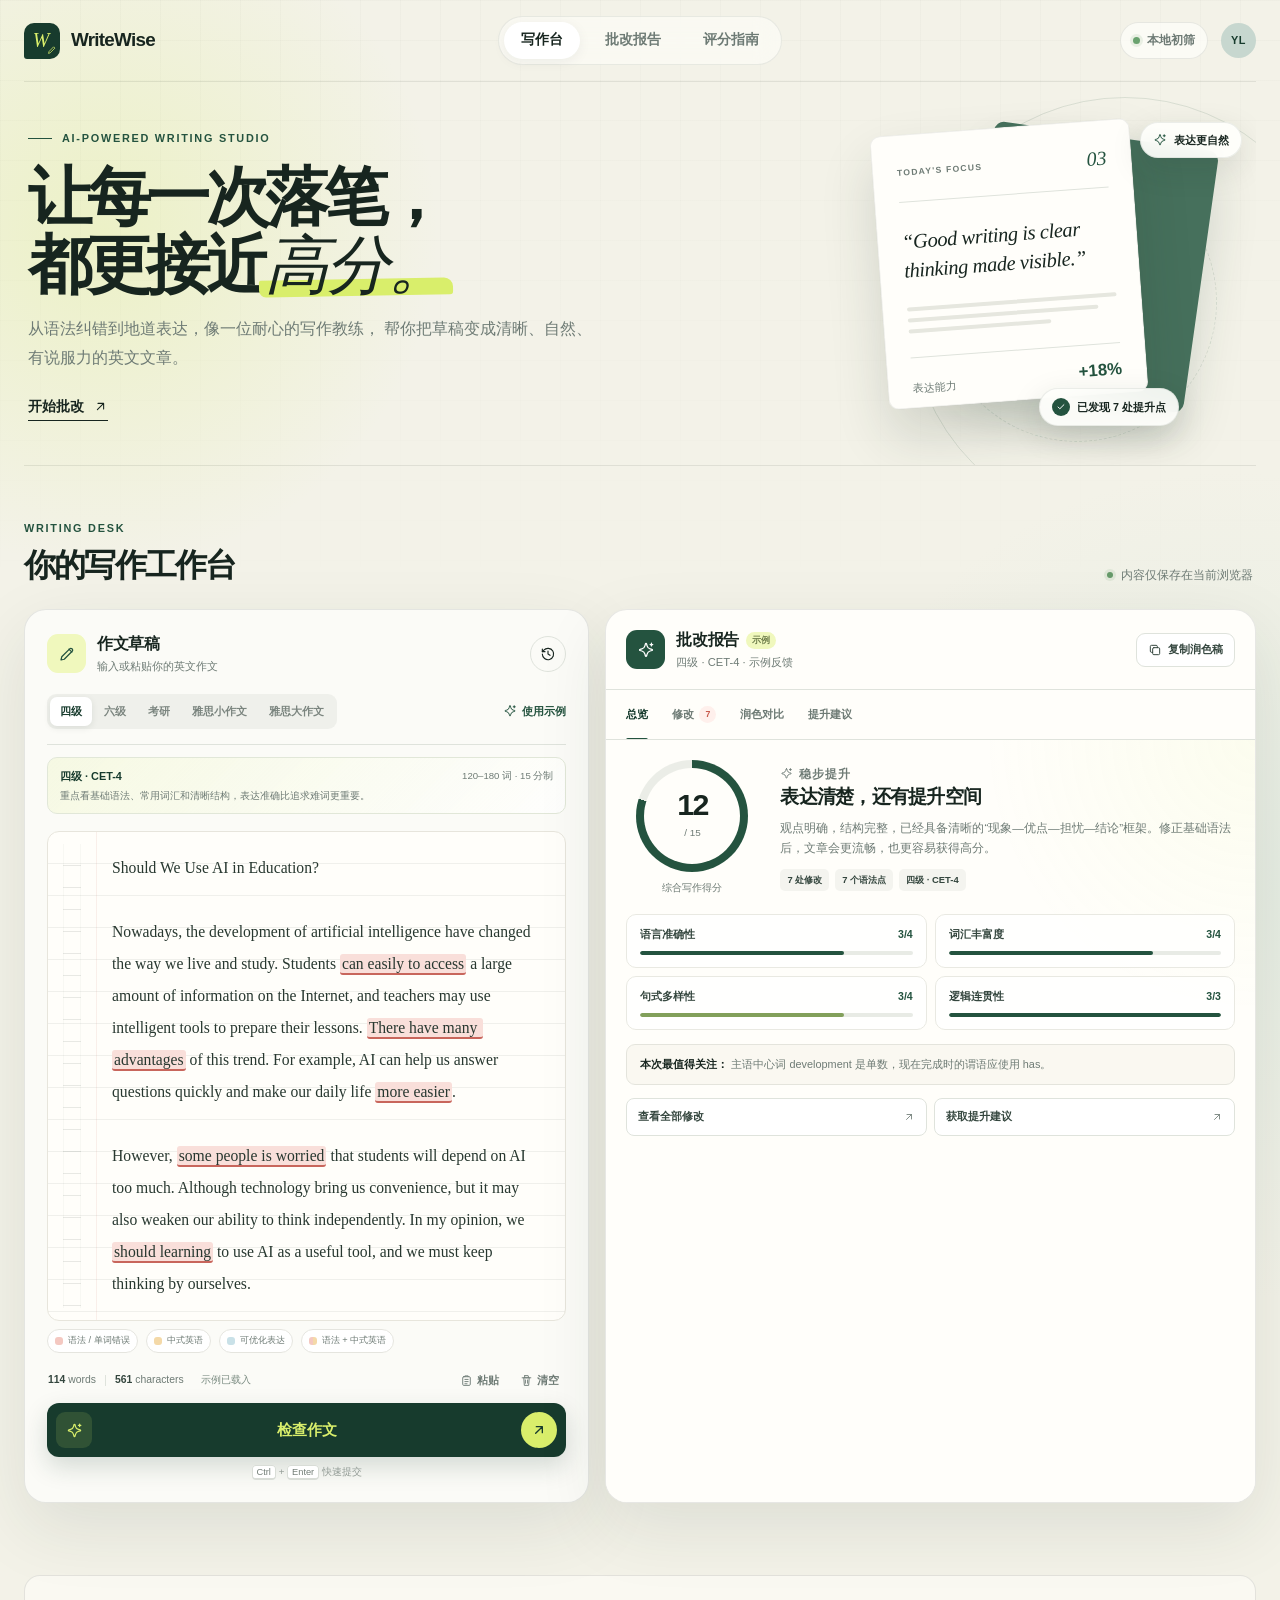
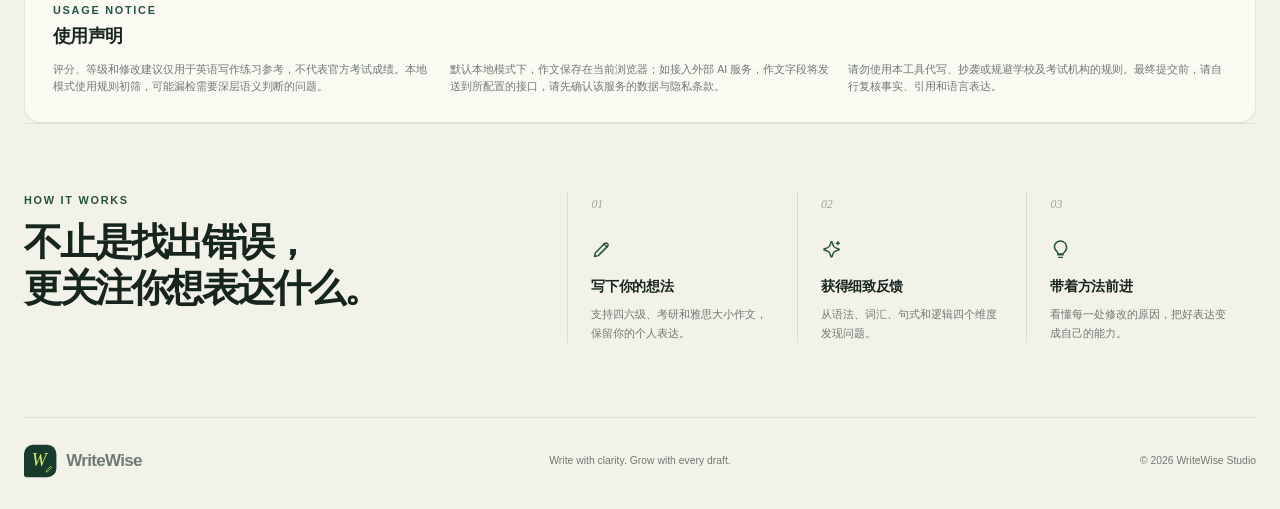
<file: docs/index.html>
<!doctype html>
<html lang="zh-CN">
  <head>
    <meta charset="UTF-8" />
    <meta name="viewport" content="width=device-width, initial-scale=1.0" />
    <meta
      name="description"
      content="WriteWise AI 英语作文批改与润色工作台，帮助你把草稿变成更清晰、更自然的英文表达。"
    />
    <title>WriteWise · AI 英语作文批改</title>
    <link rel="stylesheet" href="styles.css?v=20261127-1" />
  </head>
  <body>
    <svg class="svg-sprite" aria-hidden="true">
      <symbol id="icon-sparkles" viewBox="0 0 24 24">
        <path d="M12 3.25c.36 0 .67.25.76.6l.68 2.55a5.7 5.7 0 0 0 4.06 4.06l2.55.68a.78.78 0 0 1 0 1.52l-2.55.68a5.7 5.7 0 0 0-4.06 4.06l-.68 2.55a.78.78 0 0 1-1.52 0l-.68-2.55a5.7 5.7 0 0 0-4.06-4.07l-2.55-.67a.78.78 0 0 1 0-1.52l2.55-.68A5.7 5.7 0 0 0 10.55 6.4l.68-2.55c.1-.35.41-.6.77-.6Z" />
        <path d="M19.25 3v3.5M21 4.75h-3.5" />
      </symbol>
      <symbol id="icon-arrow-up-right" viewBox="0 0 24 24">
        <path d="M7 17 17 7M8 7h9v9" />
      </symbol>
      <symbol id="icon-pen" viewBox="0 0 24 24">
        <path d="m14.5 5.5 4 4M4 20l4.3-1 10.6-10.6a2.1 2.1 0 0 0 0-3l-.3-.3a2.1 2.1 0 0 0-3 0L5 15.7 4 20Z" />
      </symbol>
      <symbol id="icon-clipboard" viewBox="0 0 24 24">
        <rect x="5" y="5" width="14" height="16" rx="2" />
        <path d="M9 5V3.5h6V5M9 10h6M9 14h6M9 18h4" />
      </symbol>
      <symbol id="icon-trash" viewBox="0 0 24 24">
        <path d="M4 7h16M9 3h6l1 4H8l1-4ZM7 7l1 14h8l1-14M10 11v6M14 11v6" />
      </symbol>
      <symbol id="icon-copy" viewBox="0 0 24 24">
        <rect x="8" y="8" width="12" height="12" rx="2" />
        <path d="M16 8V6a2 2 0 0 0-2-2H6a2 2 0 0 0-2 2v8a2 2 0 0 0 2 2h2" />
      </symbol>
      <symbol id="icon-check" viewBox="0 0 24 24">
        <path d="m5 12 4.2 4.2L19 6.5" />
      </symbol>
      <symbol id="icon-alert" viewBox="0 0 24 24">
        <path d="M10.3 4.1 2.8 17a2 2 0 0 0 1.7 3h15a2 2 0 0 0 1.7-3L13.7 4.1a2 2 0 0 0-3.4 0Z" />
        <path d="M12 9v4M12 17.2v.1" />
      </symbol>
      <symbol id="icon-bulb" viewBox="0 0 24 24">
        <path d="M9 18h6M10 21h4" />
        <path d="M8.2 14.5A7 7 0 0 1 5 9a7 7 0 1 1 11.8 5.5c-1 .9-1.7 1.8-1.8 2.5H9c-.1-.7-.3-1.5-.8-2.5Z" />
      </symbol>
      <symbol id="icon-chevron" viewBox="0 0 24 24">
        <path d="m8 10 4 4 4-4" />
      </symbol>
      <symbol id="icon-history" viewBox="0 0 24 24">
        <path d="M3.5 12a8.5 8.5 0 1 0 2.2-5.7L3.5 8.5" />
        <path d="M3.5 4.5v4h4M12 7.5V12l3 2" />
      </symbol>
    </svg>

    <div class="site-shell">
      <header class="site-header">
        <a class="brand" href="#top" aria-label="WriteWise 首页">
          <span class="brand-mark">
            <span>W</span>
            <svg viewBox="0 0 18 18" aria-hidden="true">
              <path d="M13.8 2.2 15.8 4.2 6.2 13.8 3 14.8l1-3.2z" />
            </svg>
          </span>
          <span class="brand-word">WriteWise</span>
        </a>

        <nav class="main-nav" aria-label="主导航">
          <a class="active" href="#studio">写作台</a>
          <a href="#report">批改报告</a>
          <a href="#guide">评分指南</a>
        </nav>

        <div class="header-actions">
          <span class="mode-pill">
            <span class="status-dot"></span>
            本地初筛
          </span>
          <button class="avatar-button" type="button" aria-label="打开个人菜单">
            <span>YL</span>
          </button>
        </div>
      </header>

      <main id="top">
        <section class="hero" aria-labelledby="hero-title">
          <div class="hero-copy">
            <p class="eyebrow">
              <span class="eyebrow-line"></span>
              AI-POWERED WRITING STUDIO
            </p>
            <h1 id="hero-title">
              让每一次落笔，<br />
              都更接近<span>高分。</span>
            </h1>
            <p class="hero-description">
              从语法纠错到地道表达，像一位耐心的写作教练，
              帮你把草稿变成清晰、自然、有说服力的英文文章。
            </p>
            <a class="text-link" href="#studio">
              开始批改
              <svg aria-hidden="true"><use href="#icon-arrow-up-right"></use></svg>
            </a>
          </div>

          <div class="hero-visual" aria-label="写作能力提升示例">
            <div class="hero-orbit hero-orbit-one"></div>
            <div class="hero-orbit hero-orbit-two"></div>
            <div class="paper-card paper-card-back">
              <span>02</span>
              <p>Clear ideas.<br />Stronger voice.</p>
            </div>
            <div class="paper-card paper-card-main">
              <div class="paper-top">
                <span class="paper-label">TODAY'S FOCUS</span>
                <span class="paper-number">03</span>
              </div>
              <p class="paper-quote">“Good writing is clear thinking made visible.”</p>
              <div class="paper-lines">
                <span></span><span></span><span></span>
              </div>
              <div class="paper-score">
                <span>表达能力</span>
                <strong>+18%</strong>
              </div>
            </div>
            <span class="floating-badge floating-badge-top">
              <svg aria-hidden="true"><use href="#icon-sparkles"></use></svg>
              表达更自然
            </span>
            <span class="floating-badge floating-badge-bottom">
              <span class="badge-check"><svg aria-hidden="true"><use href="#icon-check"></use></svg></span>
              已发现 7 处提升点
            </span>
          </div>
        </section>

        <section class="studio" id="studio" aria-label="英语作文批改工作台">
          <div class="studio-heading">
            <div>
              <p class="section-kicker">WRITING DESK</p>
              <h2>你的写作工作台</h2>
            </div>
            <p class="studio-note">
              <span class="live-dot"></span>
              内容仅保存在当前浏览器
            </p>
          </div>

          <div class="workspace">
            <article class="editor-panel">
              <header class="panel-header">
                <div class="panel-title">
                  <span class="panel-icon editor-icon">
                    <svg aria-hidden="true"><use href="#icon-pen"></use></svg>
                  </span>
                  <div>
                    <h3>作文草稿</h3>
                    <p>输入或粘贴你的英文作文</p>
                  </div>
                </div>
                <button class="icon-button" type="button" id="history-button" aria-label="查看批改历史" title="最近批改">
                  <svg aria-hidden="true"><use href="#icon-history"></use></svg>
                </button>
              </header>

              <div class="editor-toolbar">
                <div class="level-picker" role="group" aria-label="选择作文类型">
                  <button class="level-chip active" type="button" data-level="四级">四级</button>
                  <button class="level-chip" type="button" data-level="六级">六级</button>
                  <button class="level-chip" type="button" data-level="考研">考研</button>
                  <button class="level-chip" type="button" data-level="雅思小作文">雅思小作文</button>
                  <button class="level-chip" type="button" data-level="雅思大作文">雅思大作文</button>
                </div>
                <button class="sample-button" type="button" id="sample-button">
                  <svg aria-hidden="true"><use href="#icon-sparkles"></use></svg>
                  使用示例
                </button>
              </div>

              <div class="standard-note" id="standard-note">
                <div class="standard-note-head">
                  <strong id="standard-name">四级 · CET-4</strong>
                  <span id="standard-meta">120–180 词 · 15 分制</span>
                </div>
                <p id="standard-focus">重点看基础语法、常用词汇和清晰结构，表达准确比追求难词更重要。</p>
              </div>

              <div class="editor-paper">
                <span class="sr-only" id="essay-label">输入英语作文</span>
                <div
                  id="essay-input"
                  contenteditable="true"
                  role="textbox"
                  aria-multiline="true"
                  aria-labelledby="essay-label"
                  spellcheck="true"
                  data-placeholder="Start writing here... Paste your English essay and let WriteWise help you refine it."
                ></div>
                <div class="paper-margin" aria-hidden="true"></div>
              </div>

              <div class="inline-correction" id="inline-correction" hidden>
                <div class="inline-correction-copy">
                  <span class="inline-correction-label" id="inline-correction-label">语法错误</span>
                  <strong id="inline-correction-diff"></strong>
                  <p id="inline-correction-reason"></p>
                </div>
                <div class="inline-correction-actions">
                  <button type="button" id="apply-correction-button">采用修改</button>
                  <button type="button" id="close-correction-button">暂不修改</button>
                </div>
              </div>
              <div class="editor-annotation-legend annotation-legend" id="editor-annotation-legend" hidden>
                <span><i class="legend-dot legend-grammar"></i>语法 / 单词错误</span>
                <span><i class="legend-dot legend-chinglish"></i>中式英语</span>
                <span><i class="legend-dot legend-improve"></i>可优化表达</span>
                <span><i class="legend-dot legend-both"></i>语法 + 中式英语</span>
              </div>

              <div class="editor-footer">
                <div class="editor-stats" aria-live="polite">
                  <span><strong id="word-count">0</strong> words</span>
                  <span class="stat-divider"></span>
                  <span><strong id="char-count">0</strong> characters</span>
                  <span class="saved-state" id="saved-state">示例已载入</span>
                </div>
                <div class="editor-tools">
                  <button class="text-button" type="button" id="paste-button">
                    <svg aria-hidden="true"><use href="#icon-clipboard"></use></svg>
                    粘贴
                  </button>
                  <button class="text-button danger" type="button" id="clear-button">
                    <svg aria-hidden="true"><use href="#icon-trash"></use></svg>
                    清空
                  </button>
                </div>
              </div>

              <button class="correct-button" type="button" id="correct-button">
                <span class="button-spark">
                  <svg aria-hidden="true"><use href="#icon-sparkles"></use></svg>
                </span>
                <span id="correct-button-label">检查作文</span>
                <span class="button-arrow">
                  <svg aria-hidden="true"><use href="#icon-arrow-up-right"></use></svg>
                </span>
              </button>
              <p class="keyboard-hint"><kbd>Ctrl</kbd> + <kbd>Enter</kbd> 快速提交</p>
            </article>

            <article class="report-panel" id="report">
              <header class="report-header">
                <div class="panel-title">
                  <span class="panel-icon report-icon">
                    <svg aria-hidden="true"><use href="#icon-sparkles"></use></svg>
                  </span>
                  <div>
                    <div class="report-title-line">
                      <h3>批改报告</h3>
                      <span class="report-status">示例</span>
                    </div>
                    <p id="report-subtitle">基于当前草稿生成的即时反馈</p>
                  </div>
                </div>
                <button class="export-button" type="button" id="copy-report-button" aria-label="复制润色后的作文">
                  <svg aria-hidden="true"><use href="#icon-copy"></use></svg>
                  <span>复制润色稿</span>
                </button>
              </header>

              <div class="report-tabs" role="tablist" aria-label="批改报告内容">
                <button class="report-tab active" type="button" role="tab" aria-selected="true" data-tab="overview">
                  总览
                </button>
                <button class="report-tab" type="button" role="tab" aria-selected="false" data-tab="edits">
                  修改
                  <span id="edit-count-badge">7</span>
                </button>
                <button class="report-tab" type="button" role="tab" aria-selected="false" data-tab="compare">
                  润色对比
                </button>
                <button class="report-tab" type="button" role="tab" aria-selected="false" data-tab="tips">
                  提升建议
                </button>
              </div>

              <div class="report-body" id="report-body" aria-live="polite"></div>

              <div class="report-loading" id="report-loading" hidden>
                <div class="loading-mark">
                  <span></span><span></span><span></span>
                </div>
                <h4>正在阅读你的文章</h4>
                <p id="loading-copy">分析语法与表达…</p>
                <div class="loading-track"><span></span></div>
              </div>
            </article>
          </div>
        </section>

        <aside class="usage-notice" aria-labelledby="usage-notice-title">
          <p class="section-kicker">USAGE NOTICE</p>
          <h2 id="usage-notice-title">使用声明</h2>
          <div class="usage-notice-grid">
            <p>评分、等级和修改建议仅用于英语写作练习参考，不代表官方考试成绩。本地模式使用规则初筛，可能漏检需要深层语义判断的问题。</p>
            <p>默认本地模式下，作文保存在当前浏览器；如接入外部 AI 服务，作文字段将发送到所配置的接口，请先确认该服务的数据与隐私条款。</p>
            <p>请勿使用本工具代写、抄袭或规避学校及考试机构的规则。最终提交前，请自行复核事实、引用和语言表达。</p>
          </div>
        </aside>

        <section class="guide-section" id="guide" aria-labelledby="guide-title">
          <div class="guide-intro">
            <p class="section-kicker">HOW IT WORKS</p>
            <h2 id="guide-title">不止是找出错误，<br />更关注你想表达什么。</h2>
          </div>
          <div class="guide-steps">
            <article>
              <span>01</span>
              <svg aria-hidden="true"><use href="#icon-pen"></use></svg>
              <h3>写下你的想法</h3>
              <p>支持四六级、考研和雅思大小作文，保留你的个人表达。</p>
            </article>
            <article>
              <span>02</span>
              <svg aria-hidden="true"><use href="#icon-sparkles"></use></svg>
              <h3>获得细致反馈</h3>
              <p>从语法、词汇、句式和逻辑四个维度发现问题。</p>
            </article>
            <article>
              <span>03</span>
              <svg aria-hidden="true"><use href="#icon-bulb"></use></svg>
              <h3>带着方法前进</h3>
              <p>看懂每一处修改的原因，把好表达变成自己的能力。</p>
            </article>
          </div>
        </section>
      </main>

      <footer class="site-footer">
        <a class="brand footer-brand" href="#top">
          <span class="brand-mark">
            <span>W</span>
            <svg viewBox="0 0 18 18" aria-hidden="true">
              <path d="M13.8 2.2 15.8 4.2 6.2 13.8 3 14.8l1-3.2z" />
            </svg>
          </span>
          <span class="brand-word">WriteWise</span>
        </a>
        <p>Write with clarity. Grow with every draft.</p>
        <p class="footer-copy">© 2026 WriteWise Studio</p>
      </footer>
    </div>

    <div class="toast" id="toast" role="status" aria-live="polite"></div>

    <script src="app.js?v=20261127-1"></script>
  </body>
</html>
</file>
<file: docs/styles.css>
:root {
  --ink: #17251f;
  --ink-soft: #34463e;
  --muted: #6e7b75;
  --muted-light: #97a19c;
  --green: #24533f;
  --green-deep: #173b2d;
  --green-soft: #e3eee7;
  --lime: #d9ee6b;
  --lime-light: #f0f8bd;
  --cream: #f3f2e8;
  --paper: #fffefa;
  --paper-warm: #faf8f1;
  --line: #dfe3dc;
  --line-dark: rgba(23, 37, 31, 0.12);
  --orange: #eaa761;
  --orange-soft: #fff1df;
  --red: #c85b4d;
  --red-soft: #fff0ec;
  --blue: #507a95;
  --blue-soft: #eef5f8;
  --shadow-soft: 0 16px 45px rgba(38, 52, 43, 0.07);
  --shadow-card: 0 24px 70px rgba(30, 46, 37, 0.1);
  --font-ui: "Aptos", "Segoe UI Variable Text", "Segoe UI", "Microsoft YaHei", sans-serif;
  --font-heading: "Aptos Display", "Segoe UI Variable Display", "Segoe UI", "Microsoft YaHei", sans-serif;
  --font-serif: Georgia, "Times New Roman", serif;
}

* {
  box-sizing: border-box;
}

html {
  scroll-behavior: smooth;
}

body {
  margin: 0;
  color: var(--ink);
  background:
    radial-gradient(circle at 8% 11%, rgba(217, 238, 107, 0.27), transparent 21rem),
    radial-gradient(circle at 96% 42%, rgba(190, 219, 207, 0.26), transparent 26rem),
    var(--cream);
  font-family: var(--font-ui);
  font-size: 15px;
  line-height: 1.5;
  -webkit-font-smoothing: antialiased;
}

body::before {
  position: fixed;
  inset: 0;
  z-index: -1;
  background-image:
    linear-gradient(rgba(20, 40, 30, 0.018) 1px, transparent 1px),
    linear-gradient(90deg, rgba(20, 40, 30, 0.018) 1px, transparent 1px);
  background-size: 40px 40px;
  content: "";
  mask-image: linear-gradient(to bottom, black, transparent 70%);
  pointer-events: none;
}

button,
textarea,
input {
  font: inherit;
}

button,
a {
  -webkit-tap-highlight-color: transparent;
}

button {
  color: inherit;
}

a {
  color: inherit;
  text-decoration: none;
}

svg {
  display: block;
  width: 1.25rem;
  height: 1.25rem;
  fill: none;
  stroke: currentColor;
  stroke-linecap: round;
  stroke-linejoin: round;
  stroke-width: 1.7;
}

.svg-sprite {
  position: absolute;
  width: 0;
  height: 0;
  overflow: hidden;
}

.site-shell {
  width: min(100% - 48px, 1440px);
  margin: 0 auto;
}

.site-header {
  position: relative;
  z-index: 20;
  display: grid;
  grid-template-columns: 1fr auto 1fr;
  align-items: center;
  min-height: 82px;
  border-bottom: 1px solid rgba(23, 37, 31, 0.09);
}

.brand {
  display: inline-flex;
  align-items: center;
  justify-self: start;
  gap: 11px;
  width: fit-content;
}

.brand-mark {
  position: relative;
  display: grid;
  width: 36px;
  height: 36px;
  place-items: center;
  overflow: hidden;
  border-radius: 10px 10px 10px 3px;
  color: var(--lime);
  background: var(--green-deep);
}

.brand-mark > span {
  font-family: var(--font-serif);
  font-size: 1.25rem;
  font-style: italic;
  transform: translate(-1px, -1px);
}

.brand-mark svg {
  position: absolute;
  right: 4px;
  bottom: 4px;
  width: 9px;
  height: 9px;
  stroke: var(--lime);
  stroke-width: 1.5;
}

.brand-word {
  font-family: var(--font-heading);
  font-size: 1.18rem;
  font-weight: 800;
  letter-spacing: -0.04em;
}

.main-nav {
  display: flex;
  align-items: center;
  gap: 8px;
  padding: 5px;
  border: 1px solid rgba(23, 37, 31, 0.08);
  border-radius: 999px;
  background: rgba(255, 255, 252, 0.54);
  backdrop-filter: blur(12px);
}

.main-nav a {
  position: relative;
  padding: 8px 17px;
  border-radius: 999px;
  color: var(--muted);
  font-size: 0.86rem;
  font-weight: 600;
  transition: color 180ms ease, background 180ms ease;
}

.main-nav a:hover,
.main-nav a.active {
  color: var(--ink);
  background: white;
  box-shadow: 0 3px 13px rgba(24, 38, 31, 0.06);
}

.header-actions {
  display: flex;
  align-items: center;
  justify-self: end;
  gap: 13px;
}

.mode-pill {
  display: inline-flex;
  align-items: center;
  gap: 7px;
  padding: 8px 12px;
  border: 1px solid rgba(23, 37, 31, 0.09);
  border-radius: 999px;
  color: var(--muted);
  background: rgba(255, 255, 252, 0.65);
  font-size: 0.76rem;
  font-weight: 600;
}

.status-dot,
.live-dot {
  display: inline-block;
  width: 7px;
  height: 7px;
  border-radius: 50%;
  background: #6aa26f;
  box-shadow: 0 0 0 3px rgba(106, 162, 111, 0.13);
}

.avatar-button {
  display: grid;
  width: 35px;
  height: 35px;
  padding: 0;
  place-items: center;
  border: 0;
  border-radius: 50%;
  color: var(--green-deep);
  background: #c7d7cf;
  cursor: pointer;
  font-size: 0.68rem;
  font-weight: 800;
  letter-spacing: 0.05em;
  transition: transform 180ms ease, box-shadow 180ms ease;
}

.avatar-button:hover {
  box-shadow: 0 0 0 4px rgba(36, 83, 63, 0.09);
  transform: translateY(-1px);
}

.hero {
  position: relative;
  display: grid;
  grid-template-columns: minmax(0, 1.2fr) minmax(360px, 0.8fr);
  min-height: 360px;
  border-bottom: 1px solid rgba(23, 37, 31, 0.09);
}

.hero-copy {
  display: flex;
  flex-direction: column;
  align-items: flex-start;
  justify-content: center;
  padding: 48px 0 44px 4px;
}

.eyebrow,
.section-kicker {
  margin: 0;
  color: var(--green);
  font-family: var(--font-heading);
  font-size: 0.68rem;
  font-weight: 800;
  letter-spacing: 0.16em;
}

.eyebrow {
  display: flex;
  align-items: center;
  gap: 10px;
}

.eyebrow-line {
  width: 24px;
  height: 1px;
  background: var(--green);
}

.hero h1 {
  max-width: 780px;
  margin: 18px 0 14px;
  font-family: var(--font-heading);
  font-size: clamp(2.85rem, 5vw, 4.7rem);
  font-weight: 700;
  line-height: 1.06;
  letter-spacing: -0.075em;
}

.hero h1 span {
  position: relative;
  z-index: 0;
  display: inline-block;
  font-family: var(--font-serif);
  font-style: italic;
  font-weight: 400;
  letter-spacing: -0.04em;
}

.hero h1 span::after {
  position: absolute;
  right: -4px;
  bottom: 4px;
  left: -6px;
  z-index: -1;
  height: 17px;
  border-radius: 2px 9px 3px 7px;
  background: var(--lime);
  content: "";
  transform: rotate(-1deg);
}

.hero-description {
  max-width: 580px;
  margin: 0;
  color: var(--muted);
  font-size: 0.98rem;
  line-height: 1.85;
}

.text-link {
  display: inline-flex;
  align-items: center;
  gap: 9px;
  margin-top: 24px;
  padding-bottom: 3px;
  border-bottom: 1px solid var(--ink);
  font-size: 0.88rem;
  font-weight: 700;
}

.text-link svg {
  width: 15px;
  height: 15px;
  transition: transform 180ms ease;
}

.text-link:hover svg {
  transform: translate(2px, -2px);
}

.hero-visual {
  position: relative;
  min-height: 360px;
  overflow: hidden;
}

.hero-orbit {
  position: absolute;
  border: 1px solid rgba(36, 83, 63, 0.12);
  border-radius: 50%;
}

.hero-orbit-one {
  top: 4%;
  right: -17%;
  width: 430px;
  height: 430px;
}

.hero-orbit-two {
  top: 21%;
  right: 8%;
  width: 280px;
  height: 280px;
  border-style: dashed;
}

.paper-card {
  position: absolute;
  border-radius: 10px;
}

.paper-card-back {
  top: 53px;
  right: 54px;
  width: 226px;
  height: 264px;
  padding: 24px;
  color: rgba(255, 255, 255, 0.68);
  background: #46705c;
  box-shadow: 0 24px 50px rgba(25, 55, 41, 0.16);
  transform: rotate(8deg);
}

.paper-card-back > span {
  font-family: var(--font-serif);
  font-size: 1.5rem;
  font-style: italic;
}

.paper-card-back p {
  position: absolute;
  bottom: 23px;
  left: 24px;
  margin: 0;
  font-family: var(--font-serif);
  font-size: 1.45rem;
  font-style: italic;
  line-height: 1.3;
}

.paper-card-main {
  top: 45px;
  right: 117px;
  width: 260px;
  height: 274px;
  padding: 22px 24px;
  border: 1px solid rgba(23, 37, 31, 0.07);
  background: var(--paper);
  box-shadow: 0 28px 54px rgba(33, 49, 40, 0.16);
  transform: rotate(-4.2deg);
  animation: card-float 7s ease-in-out infinite;
}

.paper-top {
  display: flex;
  align-items: center;
  justify-content: space-between;
  padding-bottom: 14px;
  border-bottom: 1px solid var(--line);
}

.paper-label {
  color: var(--muted);
  font-family: var(--font-heading);
  font-size: 0.54rem;
  font-weight: 800;
  letter-spacing: 0.14em;
}

.paper-number {
  color: var(--green);
  font-family: var(--font-serif);
  font-size: 1.25rem;
  font-style: italic;
}

.paper-quote {
  margin: 25px 0 23px;
  font-family: var(--font-serif);
  font-size: 1.28rem;
  font-style: italic;
  line-height: 1.4;
  letter-spacing: -0.02em;
}

.paper-lines {
  display: grid;
  gap: 7px;
}

.paper-lines span {
  display: block;
  height: 4px;
  border-radius: 999px;
  background: #e6e7df;
}

.paper-lines span:nth-child(2) {
  width: 91%;
}

.paper-lines span:nth-child(3) {
  width: 68%;
}

.paper-score {
  display: flex;
  align-items: flex-end;
  justify-content: space-between;
  margin-top: 24px;
  padding-top: 13px;
  border-top: 1px solid var(--line);
  color: var(--muted);
  font-size: 0.68rem;
}

.paper-score strong {
  color: var(--green);
  font-family: var(--font-heading);
  font-size: 1.05rem;
}

.floating-badge {
  position: absolute;
  z-index: 5;
  display: flex;
  align-items: center;
  gap: 7px;
  padding: 9px 12px;
  border: 1px solid rgba(23, 37, 31, 0.08);
  border-radius: 999px;
  background: rgba(255, 255, 252, 0.92);
  box-shadow: 0 10px 32px rgba(29, 48, 37, 0.13);
  backdrop-filter: blur(10px);
  font-size: 0.67rem;
  font-weight: 700;
  animation: badge-float 5s ease-in-out infinite;
}

.floating-badge svg {
  width: 14px;
  height: 14px;
  color: var(--green);
}

.floating-badge-top {
  top: 40px;
  right: 14px;
}

.floating-badge-bottom {
  right: 77px;
  bottom: 39px;
  animation-delay: -1.8s;
}

.badge-check {
  display: grid;
  width: 18px;
  height: 18px;
  place-items: center;
  border-radius: 50%;
  color: white;
  background: var(--green);
}

.badge-check svg {
  width: 10px;
  height: 10px;
  color: white;
  stroke-width: 2.4;
}

@keyframes card-float {
  0%,
  100% {
    transform: rotate(-4.2deg) translateY(0);
  }
  50% {
    transform: rotate(-3.6deg) translateY(-6px);
  }
}

@keyframes badge-float {
  0%,
  100% {
    transform: translateY(0);
  }
  50% {
    transform: translateY(-4px);
  }
}

.studio {
  padding: 54px 0 72px;
  scroll-margin-top: 20px;
}

.studio-heading {
  display: flex;
  align-items: flex-end;
  justify-content: space-between;
  margin-bottom: 20px;
}

.studio-heading h2 {
  margin: 5px 0 0;
  font-family: var(--font-heading);
  font-size: clamp(1.65rem, 2.5vw, 2.15rem);
  letter-spacing: -0.055em;
}

.studio-note {
  display: flex;
  align-items: center;
  gap: 8px;
  margin: 0 3px 5px 0;
  color: var(--muted);
  font-size: 0.75rem;
}

.live-dot {
  width: 6px;
  height: 6px;
  background: #679a6a;
}

.workspace {
  display: grid;
  grid-template-columns: minmax(0, 0.93fr) minmax(0, 1.07fr);
  gap: 16px;
  align-items: stretch;
}

.editor-panel,
.report-panel {
  position: relative;
  min-width: 0;
  overflow: hidden;
  border: 1px solid rgba(23, 37, 31, 0.1);
  border-radius: 22px;
  box-shadow: var(--shadow-card);
}

.editor-panel {
  display: flex;
  flex-direction: column;
  padding: 22px;
  background: #fbfbf7;
}

.report-panel {
  display: flex;
  flex-direction: column;
  background: var(--paper);
}

.panel-header,
.report-header {
  display: flex;
  align-items: center;
  justify-content: space-between;
  gap: 16px;
}

.panel-title {
  display: flex;
  align-items: center;
  min-width: 0;
  gap: 11px;
}

.panel-icon {
  display: grid;
  flex: 0 0 auto;
  width: 39px;
  height: 39px;
  place-items: center;
  border-radius: 11px;
}

.panel-icon svg {
  width: 18px;
  height: 18px;
}

.editor-icon {
  color: var(--green);
  background: var(--lime-light);
}

.report-icon {
  color: #fff;
  background: var(--green);
}

.panel-title h3 {
  margin: 0;
  font-family: var(--font-heading);
  font-size: 0.98rem;
  font-weight: 800;
  letter-spacing: -0.025em;
}

.panel-title p {
  margin: 2px 0 0;
  color: var(--muted);
  font-size: 0.7rem;
}

.icon-button {
  display: grid;
  flex: 0 0 auto;
  width: 36px;
  height: 36px;
  padding: 0;
  place-items: center;
  border: 1px solid var(--line);
  border-radius: 50%;
  background: transparent;
  cursor: pointer;
  transition: background 180ms ease, transform 180ms ease;
}

.icon-button:hover {
  background: var(--paper-warm);
  transform: rotate(-10deg);
}

.icon-button svg {
  width: 16px;
  height: 16px;
}

.editor-toolbar {
  display: flex;
  align-items: center;
  justify-content: space-between;
  gap: 12px;
  margin-top: 19px;
  padding-bottom: 15px;
  border-bottom: 1px solid var(--line);
}

.level-picker {
  display: flex;
  align-items: center;
  gap: 2px;
  padding: 3px;
  border-radius: 9px;
  background: #eff0eb;
}

.level-chip {
  padding: 6px 10px;
  border: 0;
  border-radius: 7px;
  color: #7b857f;
  background: transparent;
  cursor: pointer;
  font-size: 0.7rem;
  font-weight: 600;
  transition: background 160ms ease, color 160ms ease, box-shadow 160ms ease;
}

.level-chip:hover {
  color: var(--ink);
}

.level-chip.active {
  color: var(--green-deep);
  background: white;
  box-shadow: 0 2px 7px rgba(25, 44, 34, 0.09);
}

.sample-button {
  display: inline-flex;
  align-items: center;
  gap: 5px;
  padding: 5px 0;
  border: 0;
  color: var(--green);
  background: transparent;
  cursor: pointer;
  font-size: 0.7rem;
  font-weight: 700;
}

.sample-button svg {
  width: 14px;
  height: 14px;
}

.sample-button:hover {
  color: #0e3726;
}

.standard-note {
  margin-top: 12px;
  padding: 10px 12px;
  border: 1px solid #e1e7d8;
  border-radius: 10px;
  background: linear-gradient(135deg, rgba(217, 238, 107, 0.14), rgba(255, 255, 255, 0.72));
}

.standard-note-head {
  display: flex;
  align-items: center;
  justify-content: space-between;
  gap: 10px;
}

.standard-note-head strong {
  color: var(--green-deep);
  font-size: 0.68rem;
}

.standard-note-head span {
  color: var(--muted);
  font-size: 0.6rem;
  white-space: nowrap;
}

.standard-note p {
  margin: 4px 0 0;
  color: var(--muted);
  font-size: 0.62rem;
  line-height: 1.55;
}

.editor-paper {
  position: relative;
  flex: 1;
  min-height: 315px;
  margin-top: 17px;
  overflow: hidden;
  border: 1px solid #e7e5dc;
  border-radius: 12px;
  background:
    linear-gradient(90deg, transparent 48px, rgba(197, 92, 77, 0.09) 48px, rgba(197, 92, 77, 0.09) 49px, transparent 49px),
    repeating-linear-gradient(to bottom, transparent 0, transparent 31px, rgba(41, 61, 50, 0.07) 31px, rgba(41, 61, 50, 0.07) 32px),
    var(--paper);
}

#essay-input {
  position: relative;
  z-index: 2;
  width: 100%;
  height: 100%;
  min-height: 315px;
  padding: 20px 22px 20px 64px;
  overflow-y: auto;
  overflow-x: hidden;
  resize: none;
  border: 0;
  outline: 0;
  color: #283830;
  background: transparent;
  font-family: var(--font-serif);
  font-size: 0.98rem;
  line-height: 2rem;
  caret-color: var(--green);
  white-space: pre-wrap;
  overflow-wrap: anywhere;
}

#essay-input:empty::before {
  color: #a6ada6;
  content: attr(data-placeholder);
  font-style: italic;
  pointer-events: none;
}

#essay-input mark {
  padding: 1px 2px;
  border-radius: 3px;
  color: inherit;
  box-decoration-break: clone;
  -webkit-box-decoration-break: clone;
  cursor: pointer;
}

#essay-input mark:hover,
#essay-input mark:focus,
#essay-input mark.is-active {
  outline: 2px solid rgba(36, 83, 63, 0.24);
  outline-offset: 1px;
}

.editor-paper:focus-within {
  border-color: rgba(36, 83, 63, 0.34);
  box-shadow: 0 0 0 3px rgba(36, 83, 63, 0.06);
}

.paper-margin {
  position: absolute;
  top: 12px;
  bottom: 12px;
  left: 15px;
  width: 18px;
  border-right: 1px solid rgba(23, 37, 31, 0.05);
  border-left: 1px solid rgba(23, 37, 31, 0.05);
  background: repeating-linear-gradient(to bottom, transparent 0 21px, rgba(23, 37, 31, 0.18) 21px 22px);
  opacity: 0.55;
}

.editor-footer {
  display: flex;
  align-items: center;
  justify-content: space-between;
  gap: 10px;
  min-height: 48px;
  padding: 8px 1px 2px;
}

.inline-correction {
  margin-top: 9px;
  padding: 11px 12px;
  border: 1px solid #dde2d9;
  border-radius: 10px;
  background: #f7f8f2;
  box-shadow: 0 8px 22px rgba(30, 46, 37, 0.08);
}

.inline-correction[hidden] {
  display: none;
}

.inline-correction-copy {
  display: grid;
  gap: 3px;
}

.inline-correction-label {
  width: fit-content;
  padding: 2px 6px;
  border-radius: 999px;
  color: #8e4c45;
  background: #f9dfda;
  font-size: 0.56rem;
  font-weight: 700;
}

.inline-correction-copy strong {
  color: var(--ink-soft);
  font-family: var(--font-serif);
  font-size: 0.72rem;
  font-weight: 600;
}

.inline-correction-copy p {
  margin: 0;
  color: var(--muted);
  font-size: 0.64rem;
  line-height: 1.55;
}

.inline-correction-actions {
  display: flex;
  gap: 7px;
  margin-top: 9px;
}

.inline-correction-actions button {
  padding: 6px 10px;
  border: 1px solid #d7ddd3;
  border-radius: 7px;
  background: #fff;
  cursor: pointer;
  font-size: 0.62rem;
  font-weight: 700;
}

.inline-correction-actions button:first-child {
  color: white;
  border-color: var(--green);
  background: var(--green);
}

.editor-stats,
.editor-tools {
  display: flex;
  align-items: center;
  gap: 9px;
  color: var(--muted);
  font-size: 0.65rem;
}

.editor-stats strong {
  color: var(--ink-soft);
  font-weight: 700;
}

.stat-divider {
  width: 1px;
  height: 11px;
  background: var(--line);
}

.saved-state {
  display: none;
  padding-left: 8px;
  color: #7b8c82;
}

.saved-state.visible {
  display: inline;
}

.text-button {
  display: inline-flex;
  align-items: center;
  gap: 4px;
  padding: 6px;
  border: 0;
  color: var(--muted);
  background: transparent;
  cursor: pointer;
  font-size: 0.68rem;
  font-weight: 600;
  transition: color 160ms ease;
}

.text-button:hover {
  color: var(--ink);
}

.text-button.danger:hover {
  color: var(--red);
}

.text-button svg {
  width: 13px;
  height: 13px;
}

.correct-button {
  display: grid;
  grid-template-columns: 1fr auto 1fr;
  align-items: center;
  min-height: 54px;
  margin-top: 2px;
  padding: 8px 9px;
  border: 0;
  border-radius: 12px;
  color: var(--lime);
  background: var(--green-deep);
  box-shadow: 0 10px 25px rgba(23, 59, 45, 0.17);
  cursor: pointer;
  font-weight: 700;
  transition: transform 180ms ease, box-shadow 180ms ease, background 180ms ease;
}

.correct-button:hover {
  background: #1d4938;
  box-shadow: 0 13px 32px rgba(23, 59, 45, 0.24);
  transform: translateY(-1px);
}

.correct-button:active {
  transform: translateY(0);
}

.correct-button:disabled {
  cursor: wait;
  opacity: 0.8;
}

.button-spark {
  display: grid;
  width: 36px;
  height: 36px;
  place-items: center;
  justify-self: start;
  border-radius: 9px;
  background: rgba(217, 238, 107, 0.13);
}

.button-spark svg {
  width: 17px;
  height: 17px;
}

.button-arrow {
  display: grid;
  width: 36px;
  height: 36px;
  place-items: center;
  justify-self: end;
  border-radius: 50%;
  color: var(--green-deep);
  background: var(--lime);
}

.button-arrow svg {
  width: 16px;
  height: 16px;
  stroke-width: 2;
}

.keyboard-hint {
  margin: 8px 0 0;
  color: #929b95;
  font-size: 0.61rem;
  text-align: center;
}

kbd {
  padding: 1px 4px;
  border: 1px solid #d9ddd7;
  border-bottom-width: 2px;
  border-radius: 4px;
  color: #727d76;
  background: #fff;
  font-family: inherit;
  font-size: 0.58rem;
}

.report-title-line {
  display: flex;
  align-items: center;
  gap: 7px;
}

.report-status {
  padding: 2px 6px;
  border-radius: 999px;
  color: #6d7c4a;
  background: var(--lime-light);
  font-size: 0.55rem;
  font-weight: 700;
}

.report-header {
  padding: 18px 20px;
  border-bottom: 1px solid var(--line);
}

.export-button {
  display: inline-flex;
  align-items: center;
  gap: 6px;
  padding: 8px 11px;
  border: 1px solid var(--line);
  border-radius: 9px;
  color: var(--ink-soft);
  background: #fff;
  cursor: pointer;
  font-size: 0.66rem;
  font-weight: 600;
  white-space: nowrap;
  transition: border-color 160ms ease, background 160ms ease;
}

.export-button:hover {
  border-color: #bdc6bd;
  background: var(--paper-warm);
}

.export-button svg {
  width: 14px;
  height: 14px;
}

.report-tabs {
  display: flex;
  align-items: center;
  gap: 24px;
  padding: 0 20px;
  border-bottom: 1px solid var(--line);
  overflow-x: auto;
  scrollbar-width: none;
}

.report-tabs::-webkit-scrollbar {
  display: none;
}

.report-tab {
  position: relative;
  display: inline-flex;
  align-items: center;
  gap: 5px;
  min-height: 49px;
  padding: 0;
  border: 0;
  color: var(--muted);
  background: transparent;
  cursor: pointer;
  font-size: 0.71rem;
  font-weight: 600;
  white-space: nowrap;
}

.report-tab::after {
  position: absolute;
  right: 0;
  bottom: -1px;
  left: 0;
  height: 2px;
  border-radius: 99px 99px 0 0;
  background: var(--green);
  content: "";
  opacity: 0;
  transform: scaleX(0.2);
  transition: opacity 180ms ease, transform 180ms ease;
}

.report-tab.active {
  color: var(--green-deep);
}

.report-tab.active::after {
  opacity: 1;
  transform: scaleX(1);
}

.report-tab span {
  display: grid;
  min-width: 17px;
  height: 17px;
  padding: 0 4px;
  place-items: center;
  border-radius: 999px;
  color: var(--red);
  background: var(--red-soft);
  font-size: 0.55rem;
  font-weight: 800;
}

.report-body {
  position: relative;
  flex: 1;
  min-height: 475px;
  padding: 20px;
  background:
    radial-gradient(circle at 100% 0%, rgba(217, 238, 107, 0.08), transparent 17rem),
    var(--paper);
}

.report-pane {
  animation: pane-in 300ms ease both;
}

@keyframes pane-in {
  from {
    opacity: 0;
    transform: translateY(5px);
  }
  to {
    opacity: 1;
    transform: translateY(0);
  }
}

.overview-top {
  display: grid;
  grid-template-columns: 132px minmax(0, 1fr);
  gap: 22px;
  align-items: center;
}

.score-summary {
  display: flex;
  flex-direction: column;
  align-items: center;
}

.score-ring {
  --score: 73%;
  position: relative;
  display: grid;
  width: 112px;
  height: 112px;
  place-items: center;
  border-radius: 50%;
  background: conic-gradient(var(--green) var(--score), #ebede7 0);
}

.score-ring::before {
  position: absolute;
  inset: 8px;
  border-radius: 50%;
  background: var(--paper);
  content: "";
}

.score-value {
  position: relative;
  z-index: 1;
  text-align: center;
}

.score-value strong {
  display: block;
  font-family: var(--font-heading);
  font-size: 1.9rem;
  line-height: 1;
  letter-spacing: -0.06em;
}

.score-value small {
  color: var(--muted);
  font-size: 0.62rem;
}

.score-caption {
  margin-top: 8px;
  color: var(--muted);
  font-size: 0.63rem;
}

.feedback-copy {
  min-width: 0;
}

.feedback-label {
  display: flex;
  align-items: center;
  gap: 6px;
  margin: 0 0 7px;
  color: var(--green);
  font-size: 0.62rem;
  font-weight: 800;
  letter-spacing: 0.08em;
}

.feedback-label svg {
  width: 13px;
  height: 13px;
}

.feedback-copy h4 {
  margin: 0 0 7px;
  font-family: var(--font-heading);
  font-size: 1.18rem;
  letter-spacing: -0.04em;
}

.feedback-copy p {
  margin: 0;
  color: var(--muted);
  font-size: 0.73rem;
  line-height: 1.65;
}

.feedback-meta {
  display: flex;
  flex-wrap: wrap;
  gap: 6px;
  margin-top: 12px;
}

.feedback-meta span {
  padding: 4px 7px;
  border-radius: 5px;
  color: var(--ink-soft);
  background: #f4f4ef;
  font-size: 0.59rem;
  font-weight: 600;
}

.metric-grid {
  display: grid;
  grid-template-columns: repeat(2, minmax(0, 1fr));
  gap: 8px;
  margin-top: 19px;
}

.metric-card {
  padding: 12px 13px;
  border: 1px solid #e9e9e2;
  border-radius: 10px;
  background: rgba(255, 255, 255, 0.67);
}

.metric-head {
  display: flex;
  align-items: center;
  justify-content: space-between;
  gap: 8px;
  margin-bottom: 8px;
  font-size: 0.66rem;
}

.metric-head span:first-child {
  color: var(--ink-soft);
  font-weight: 600;
}

.metric-head strong {
  color: var(--green);
  font-size: 0.66rem;
}

.metric-track {
  height: 4px;
  overflow: hidden;
  border-radius: 999px;
  background: #e8ebe5;
}

.metric-track span {
  display: block;
  width: var(--value);
  height: 100%;
  border-radius: inherit;
  background: var(--green);
  animation: grow-bar 650ms ease both;
  transform-origin: left;
}

.metric-card:nth-child(3) .metric-track span {
  background: #82a05b;
}

@keyframes grow-bar {
  from {
    transform: scaleX(0);
  }
  to {
    transform: scaleX(1);
  }
}

.overview-note {
  margin-top: 14px;
  padding: 11px 13px;
  border: 1px solid #e4e4dc;
  border-radius: 9px;
  background: var(--paper-warm);
  color: var(--muted);
  font-size: 0.68rem;
  line-height: 1.6;
}

.overview-note strong {
  color: var(--ink);
}

.quick-nav {
  display: grid;
  grid-template-columns: repeat(2, minmax(0, 1fr));
  gap: 7px;
  margin-top: 13px;
}

.quick-nav button {
  display: flex;
  align-items: center;
  justify-content: space-between;
  gap: 8px;
  padding: 10px 11px;
  border: 1px solid var(--line);
  border-radius: 8px;
  color: var(--ink-soft);
  background: white;
  cursor: pointer;
  font-size: 0.66rem;
  font-weight: 600;
}

.quick-nav button:hover {
  border-color: #b8c4ba;
}

.quick-nav svg {
  width: 12px;
  height: 12px;
  color: var(--muted);
}

.report-pane-heading {
  display: flex;
  align-items: flex-start;
  justify-content: space-between;
  gap: 12px;
  margin-bottom: 14px;
}

.report-pane-heading h4 {
  margin: 0;
  font-family: var(--font-heading);
  font-size: 0.96rem;
  letter-spacing: -0.025em;
}

.report-pane-heading p {
  margin: 3px 0 0;
  color: var(--muted);
  font-size: 0.65rem;
}

.count-label {
  padding: 4px 8px;
  border-radius: 999px;
  color: var(--red);
  background: var(--red-soft);
  font-size: 0.58rem;
  font-weight: 700;
  white-space: nowrap;
}

.edit-list {
  display: grid;
  gap: 8px;
}

.edit-card {
  padding: 12px 13px;
  border: 1px solid #e8e7e1;
  border-radius: 10px;
  background: #fff;
}

.edit-top {
  display: flex;
  align-items: center;
  gap: 7px;
  margin-bottom: 8px;
}

.edit-index {
  display: grid;
  width: 20px;
  height: 20px;
  place-items: center;
  border-radius: 6px;
  color: var(--red);
  background: var(--red-soft);
  font-size: 0.57rem;
  font-weight: 800;
}

.edit-top strong {
  font-size: 0.68rem;
}

.edit-top time {
  margin-left: auto;
  color: var(--muted-light);
  font-size: 0.57rem;
}

.edit-diff {
  display: flex;
  align-items: flex-start;
  flex-wrap: wrap;
  gap: 6px;
  margin-bottom: 7px;
  font-family: var(--font-serif);
  font-size: 0.76rem;
  line-height: 1.45;
}

.diff-old,
.diff-new {
  padding: 2px 5px;
  border-radius: 4px;
}

.diff-old {
  color: #9f5045;
  background: var(--red-soft);
  text-decoration: line-through;
}

.diff-new {
  color: #326445;
  background: #e8f3ea;
}

.edit-card p {
  margin: 0;
  color: var(--muted);
  font-size: 0.63rem;
  line-height: 1.55;
}

.empty-state {
  display: flex;
  flex-direction: column;
  align-items: center;
  justify-content: center;
  min-height: 430px;
  text-align: center;
}

.empty-illustration {
  position: relative;
  display: grid;
  width: 90px;
  height: 90px;
  margin-bottom: 16px;
  place-items: center;
  border: 1px solid #dce2d9;
  border-radius: 50%;
  background: #f5f7ef;
}

.empty-illustration svg {
  width: 32px;
  height: 32px;
  color: var(--green);
}

.empty-illustration::after {
  position: absolute;
  width: 112px;
  height: 112px;
  border: 1px dashed #d8ded5;
  border-radius: 50%;
  content: "";
}

.empty-state h4 {
  margin: 0 0 6px;
  font-family: var(--font-heading);
  font-size: 1rem;
}

.empty-state p {
  max-width: 280px;
  margin: 0;
  color: var(--muted);
  font-size: 0.72rem;
  line-height: 1.65;
}

.diff-columns {
  display: grid;
  gap: 11px;
}

.diff-box {
  border: 1px solid #e6e7e0;
  border-radius: 11px;
  overflow: hidden;
  background: #fff;
}

.diff-box header {
  display: flex;
  align-items: center;
  justify-content: space-between;
  padding: 9px 12px;
  border-bottom: 1px solid #edede8;
  background: #fafaf6;
}

.diff-box header strong {
  font-size: 0.65rem;
}

.diff-box header span {
  color: var(--muted-light);
  font-size: 0.55rem;
}

.diff-text {
  max-height: 125px;
  margin: 0;
  padding: 12px 14px;
  overflow: auto;
  color: var(--ink-soft);
  font-family: var(--font-serif);
  font-size: 0.72rem;
  line-height: 1.68;
  white-space: pre-wrap;
}

.diff-box.improved {
  border-color: #cedbc9;
}

.diff-box.improved header {
  color: #346146;
  background: #f0f6e9;
}

.diff-box.improved .diff-text {
  background: linear-gradient(135deg, rgba(217, 238, 107, 0.09), transparent 55%);
}

.inline-copy {
  margin-top: 9px;
  border: 0;
  color: var(--green);
  background: transparent;
  cursor: pointer;
  font-size: 0.62rem;
  font-weight: 700;
}

.annotation-legend {
  display: flex;
  flex-wrap: wrap;
  gap: 8px;
  margin-bottom: 10px;
}

.editor-annotation-legend {
  margin: 8px 0 0;
}

.editor-annotation-legend[hidden] {
  display: none;
}

.annotation-legend span {
  display: inline-flex;
  align-items: center;
  gap: 5px;
  padding: 4px 7px;
  border: 1px solid #e5e5df;
  border-radius: 999px;
  color: var(--muted);
  background: #fff;
  font-size: 0.58rem;
}

.legend-dot {
  width: 8px;
  height: 8px;
  border-radius: 3px;
}

.legend-grammar {
  background: #f4c8c1;
}

.legend-chinglish {
  background: #f4d9a8;
}

.legend-improve {
  background: #c9e1e8;
}

.legend-both {
  background: linear-gradient(90deg, #f4c8c1 50%, #f4d9a8 50%);
}

.annotation-grammar {
  border-bottom: 2px solid #c8665c;
  background: #f9dfda;
}

.annotation-chinglish {
  border-bottom: 2px solid #cf963f;
  background: #fff0d4;
}

.annotation-improve {
  border-bottom: 2px solid #6093a6;
  background: #e7f1f4;
}

.annotation-grammar.annotation-chinglish-border {
  border-bottom-color: #c8665c;
  background:
    linear-gradient(90deg, rgba(249, 223, 218, 0.95) 55%, rgba(255, 240, 212, 0.95));
}

.tip-list {
  display: grid;
  gap: 9px;
}

.tip-card {
  display: grid;
  grid-template-columns: auto minmax(0, 1fr);
  gap: 10px;
  padding: 12px;
  border: 1px solid #e8e7e1;
  border-radius: 10px;
  background: #fff;
}

.tip-icon {
  display: grid;
  width: 27px;
  height: 27px;
  place-items: center;
  border-radius: 8px;
  color: #886b2e;
  background: var(--orange-soft);
}

.tip-icon svg {
  width: 14px;
  height: 14px;
}

.tip-card h5 {
  margin: 0 0 3px;
  font-family: var(--font-heading);
  font-size: 0.7rem;
}

.tip-card p {
  margin: 0;
  color: var(--muted);
  font-size: 0.63rem;
  line-height: 1.6;
}

.report-loading {
  position: absolute;
  inset: 119px 0 0;
  z-index: 10;
  display: flex;
  flex-direction: column;
  align-items: center;
  justify-content: center;
  padding: 20px;
  background: rgba(255, 254, 250, 0.94);
  backdrop-filter: blur(8px);
}

.report-loading[hidden] {
  display: none;
}

.loading-mark {
  display: flex;
  align-items: flex-end;
  gap: 4px;
  height: 30px;
}

.loading-mark span {
  width: 5px;
  height: 18px;
  border-radius: 99px;
  background: var(--green);
  animation: equalize 900ms ease-in-out infinite;
}

.loading-mark span:nth-child(2) {
  height: 27px;
  animation-delay: -240ms;
}

.loading-mark span:nth-child(3) {
  height: 12px;
  animation-delay: -480ms;
}

@keyframes equalize {
  0%,
  100% {
    transform: scaleY(0.55);
  }
  50% {
    transform: scaleY(1);
  }
}

.report-loading h4 {
  margin: 14px 0 3px;
  font-family: var(--font-heading);
  font-size: 0.98rem;
}

.report-loading p {
  margin: 0;
  color: var(--muted);
  font-size: 0.67rem;
}

.loading-track {
  width: min(220px, 70%);
  height: 3px;
  margin-top: 17px;
  overflow: hidden;
  border-radius: 999px;
  background: #e5e8e1;
}

.loading-track span {
  display: block;
  width: 40%;
  height: 100%;
  border-radius: inherit;
  background: var(--green);
  animation: loading-slide 1.2s ease-in-out infinite;
}

@keyframes loading-slide {
  from {
    transform: translateX(-100%);
  }
  to {
    transform: translateX(350%);
  }
}

.guide-section {
  display: grid;
  grid-template-columns: 1.1fr 1.6fr;
  gap: 70px;
  padding: 68px 0 74px;
  border-top: 1px solid rgba(23, 37, 31, 0.09);
  scroll-margin-top: 20px;
}

.usage-notice {
  padding: 26px 28px;
  border: 1px solid rgba(23, 37, 31, 0.1);
  border-radius: 16px;
  background: rgba(255, 254, 250, 0.58);
}

.usage-notice h2 {
  margin: 5px 0 11px;
  font-family: var(--font-heading);
  font-size: 1.1rem;
  letter-spacing: -0.035em;
}

.usage-notice-grid {
  display: grid;
  grid-template-columns: repeat(3, minmax(0, 1fr));
  gap: 18px;
}

.usage-notice-grid p {
  margin: 0;
  color: var(--muted);
  font-size: 0.66rem;
  line-height: 1.65;
}

.guide-intro h2 {
  margin: 11px 0 0;
  font-family: var(--font-heading);
  font-size: clamp(1.9rem, 3vw, 2.9rem);
  line-height: 1.2;
  letter-spacing: -0.065em;
}

.guide-steps {
  display: grid;
  grid-template-columns: repeat(3, minmax(0, 1fr));
}

.guide-steps article {
  position: relative;
  padding: 0 23px;
  border-left: 1px solid rgba(23, 37, 31, 0.11);
}

.guide-steps article > span {
  color: #9aa49d;
  font-family: var(--font-serif);
  font-size: 0.74rem;
  font-style: italic;
}

.guide-steps article > svg {
  width: 21px;
  height: 21px;
  margin: 25px 0 17px;
  color: var(--green);
}

.guide-steps h3 {
  margin: 0 0 7px;
  font-family: var(--font-heading);
  font-size: 0.86rem;
  letter-spacing: -0.025em;
}

.guide-steps p {
  margin: 0;
  color: var(--muted);
  font-size: 0.7rem;
  line-height: 1.7;
}

.site-footer {
  display: grid;
  grid-template-columns: 1fr auto 1fr;
  align-items: center;
  gap: 20px;
  padding: 25px 0 30px;
  border-top: 1px solid rgba(23, 37, 31, 0.09);
  color: var(--muted);
  font-size: 0.65rem;
}

.footer-brand {
  transform: scale(0.9);
  transform-origin: left center;
}

.site-footer > p {
  margin: 0;
  text-align: center;
}

.footer-copy {
  justify-self: end;
}

.toast {
  position: fixed;
  right: 24px;
  bottom: 24px;
  z-index: 100;
  max-width: min(360px, calc(100vw - 48px));
  padding: 11px 16px;
  border: 1px solid rgba(255, 255, 255, 0.12);
  border-radius: 10px;
  color: white;
  background: var(--green-deep);
  box-shadow: 0 14px 36px rgba(23, 39, 31, 0.25);
  font-size: 0.72rem;
  opacity: 0;
  pointer-events: none;
  transform: translateY(12px);
  transition: opacity 220ms ease, transform 220ms ease;
}

.toast.visible {
  opacity: 1;
  transform: translateY(0);
}

.sr-only {
  position: absolute;
  width: 1px;
  height: 1px;
  padding: 0;
  overflow: hidden;
  clip: rect(0, 0, 0, 0);
  white-space: nowrap;
  border: 0;
}

:focus-visible {
  outline: 2px solid #6d8b55;
  outline-offset: 3px;
}

@media (max-width: 1120px) {
  .hero {
    grid-template-columns: minmax(0, 1fr) 350px;
  }

  .paper-card-main {
    right: 66px;
  }

  .paper-card-back {
    right: 10px;
  }

  .floating-badge-top {
    right: 0;
  }

  .workspace {
    grid-template-columns: minmax(0, 0.9fr) minmax(0, 1.1fr);
  }

  .overview-top {
    grid-template-columns: 112px minmax(0, 1fr);
    gap: 16px;
  }

  .score-ring {
    width: 98px;
    height: 98px;
  }

  .score-value strong {
    font-size: 1.65rem;
  }

  .guide-section {
    grid-template-columns: 0.9fr 1.6fr;
    gap: 38px;
  }

  .usage-notice-grid {
    grid-template-columns: 1fr;
    gap: 8px;
  }
}

@media (max-width: 900px) {
  .site-shell {
    width: min(100% - 32px, 760px);
  }

  .site-header {
    grid-template-columns: 1fr auto;
  }

  .main-nav {
    display: none;
  }

  .hero {
    grid-template-columns: 1fr 280px;
    min-height: 330px;
  }

  .hero-copy {
    padding-left: 0;
  }

  .hero h1 {
    font-size: clamp(2.5rem, 8vw, 3.7rem);
  }

  .hero-visual {
    min-height: 330px;
  }

  .paper-card-main {
    top: 48px;
    right: 27px;
    width: 226px;
    height: 245px;
  }

  .paper-card-back {
    top: 59px;
    right: -31px;
    width: 193px;
    height: 232px;
  }

  .paper-quote {
    margin: 20px 0;
    font-size: 1.12rem;
  }

  .floating-badge-top {
    top: 31px;
    right: -20px;
  }

  .floating-badge-bottom {
    right: -9px;
    bottom: 27px;
  }

  .workspace {
    grid-template-columns: 1fr;
  }

  .editor-panel,
  .report-panel {
    border-radius: 18px;
  }

  .report-body {
    min-height: 445px;
  }

  .overview-top {
    grid-template-columns: 132px minmax(0, 1fr);
  }

  .score-ring {
    width: 112px;
    height: 112px;
  }

  .guide-section {
    grid-template-columns: 1fr;
    gap: 35px;
  }

  .guide-steps {
    max-width: 680px;
  }

  .site-footer {
    grid-template-columns: 1fr auto;
  }

  .site-footer > p:not(.footer-copy) {
    display: none;
  }
}

@media (max-width: 640px) {
  .site-shell {
    width: min(100% - 22px, 540px);
  }

  .site-header {
    min-height: 68px;
  }

  .brand-word {
    font-size: 1.02rem;
  }

  .brand-mark {
    width: 32px;
    height: 32px;
  }

  .mode-pill {
    display: none;
  }

  .hero {
    display: block;
    min-height: 0;
  }

  .hero-copy {
    padding: 44px 0 46px;
  }

  .hero h1 {
    margin: 16px 0 14px;
    font-size: clamp(2.62rem, 13vw, 3.4rem);
  }

  .hero h1 span::after {
    bottom: 2px;
    height: 13px;
  }

  .hero-description {
    max-width: 95%;
    font-size: 0.9rem;
    line-height: 1.8;
  }

  .hero-visual {
    display: none;
  }

  .studio {
    padding: 38px 0 50px;
  }

  .studio-heading {
    align-items: flex-start;
    margin-bottom: 15px;
  }

  .studio-note {
    display: none;
  }

  .studio-heading h2 {
    font-size: 1.62rem;
  }

  .editor-panel {
    padding: 16px;
    border-radius: 16px;
  }

  .panel-header .panel-title p {
    font-size: 0.64rem;
  }

  .editor-toolbar {
    align-items: flex-start;
    flex-direction: column-reverse;
    gap: 8px;
  }

  .level-picker {
    width: 100%;
  }

  .level-chip {
    flex: 1;
    padding: 6px 4px;
    font-size: 0.58rem;
    letter-spacing: -0.02em;
  }

  .sample-button {
    align-self: flex-end;
  }

  .standard-note-head {
    align-items: flex-start;
    flex-direction: column;
    gap: 2px;
  }

  .editor-paper,
  #essay-input {
    min-height: 340px;
  }

  #essay-input {
    padding: 17px 15px 17px 52px;
    font-size: 0.93rem;
  }

  .editor-footer {
    align-items: flex-start;
    flex-direction: column;
    gap: 5px;
    padding: 9px 0;
  }

  .editor-tools {
    align-self: flex-end;
  }

  .saved-state {
    display: none !important;
  }

  .correct-button {
    min-height: 52px;
  }

  .report-header {
    padding: 15px;
  }

  .export-button {
    width: 34px;
    height: 34px;
    padding: 0;
    justify-content: center;
  }

  .export-button span {
    display: none;
  }

  .export-button svg {
    flex: 0 0 auto;
    color: var(--ink-soft);
    stroke: var(--ink-soft);
  }

  .report-tabs {
    gap: 20px;
    padding: 0 15px;
  }

  .usage-notice {
    padding: 20px 18px;
  }

  .report-body {
    min-height: 500px;
    padding: 16px 14px;
  }

  .overview-top {
    grid-template-columns: 102px minmax(0, 1fr);
    gap: 13px;
  }

  .score-ring {
    width: 92px;
    height: 92px;
  }

  .score-ring::before {
    inset: 7px;
  }

  .score-value strong {
    font-size: 1.52rem;
  }

  .feedback-copy h4 {
    font-size: 1.04rem;
  }

  .feedback-copy p {
    font-size: 0.66rem;
  }

  .feedback-meta {
    display: none;
  }

  .metric-grid {
    grid-template-columns: 1fr;
    margin-top: 16px;
  }

  .quick-nav {
    grid-template-columns: 1fr;
  }

  .report-loading {
    inset: 113px 0 0;
  }

  .guide-section {
    padding: 46px 0 52px;
  }

  .guide-steps {
    grid-template-columns: 1fr;
    gap: 0;
  }

  .guide-steps article {
    display: grid;
    grid-template-columns: 28px 34px minmax(0, 1fr);
    column-gap: 8px;
    align-items: center;
    padding: 16px 0;
    border-top: 1px solid rgba(23, 37, 31, 0.1);
    border-left: 0;
  }

  .guide-steps article > svg {
    margin: 0;
  }

  .guide-steps h3,
  .guide-steps p {
    grid-column: 3;
  }

  .guide-steps h3 {
    margin-bottom: 3px;
  }

  .site-footer {
    padding-bottom: 22px;
  }

  .toast {
    right: 14px;
    bottom: 14px;
  }
}

@media (prefers-reduced-motion: reduce) {
  html {
    scroll-behavior: auto;
  }

  *,
  *::before,
  *::after {
    animation-duration: 0.01ms !important;
    animation-iteration-count: 1 !important;
    transition-duration: 0.01ms !important;
  }
}
</file>
